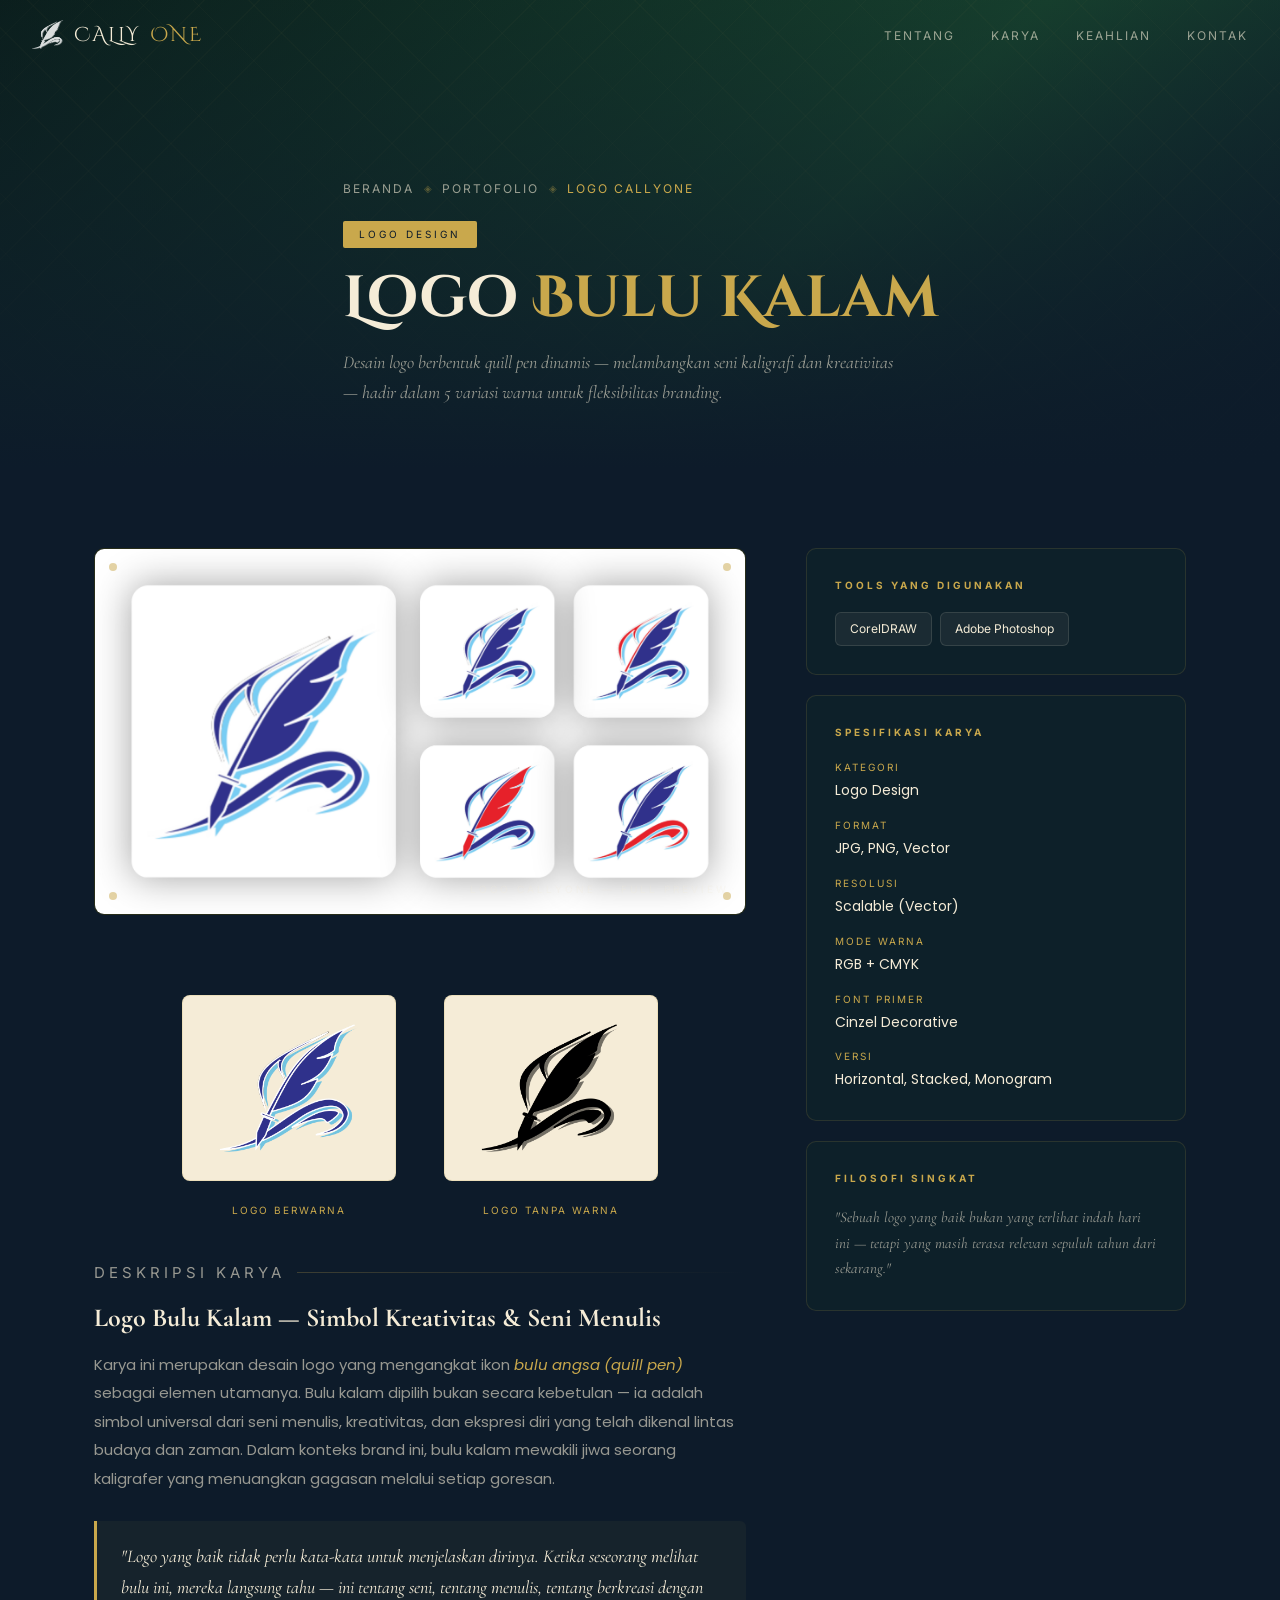
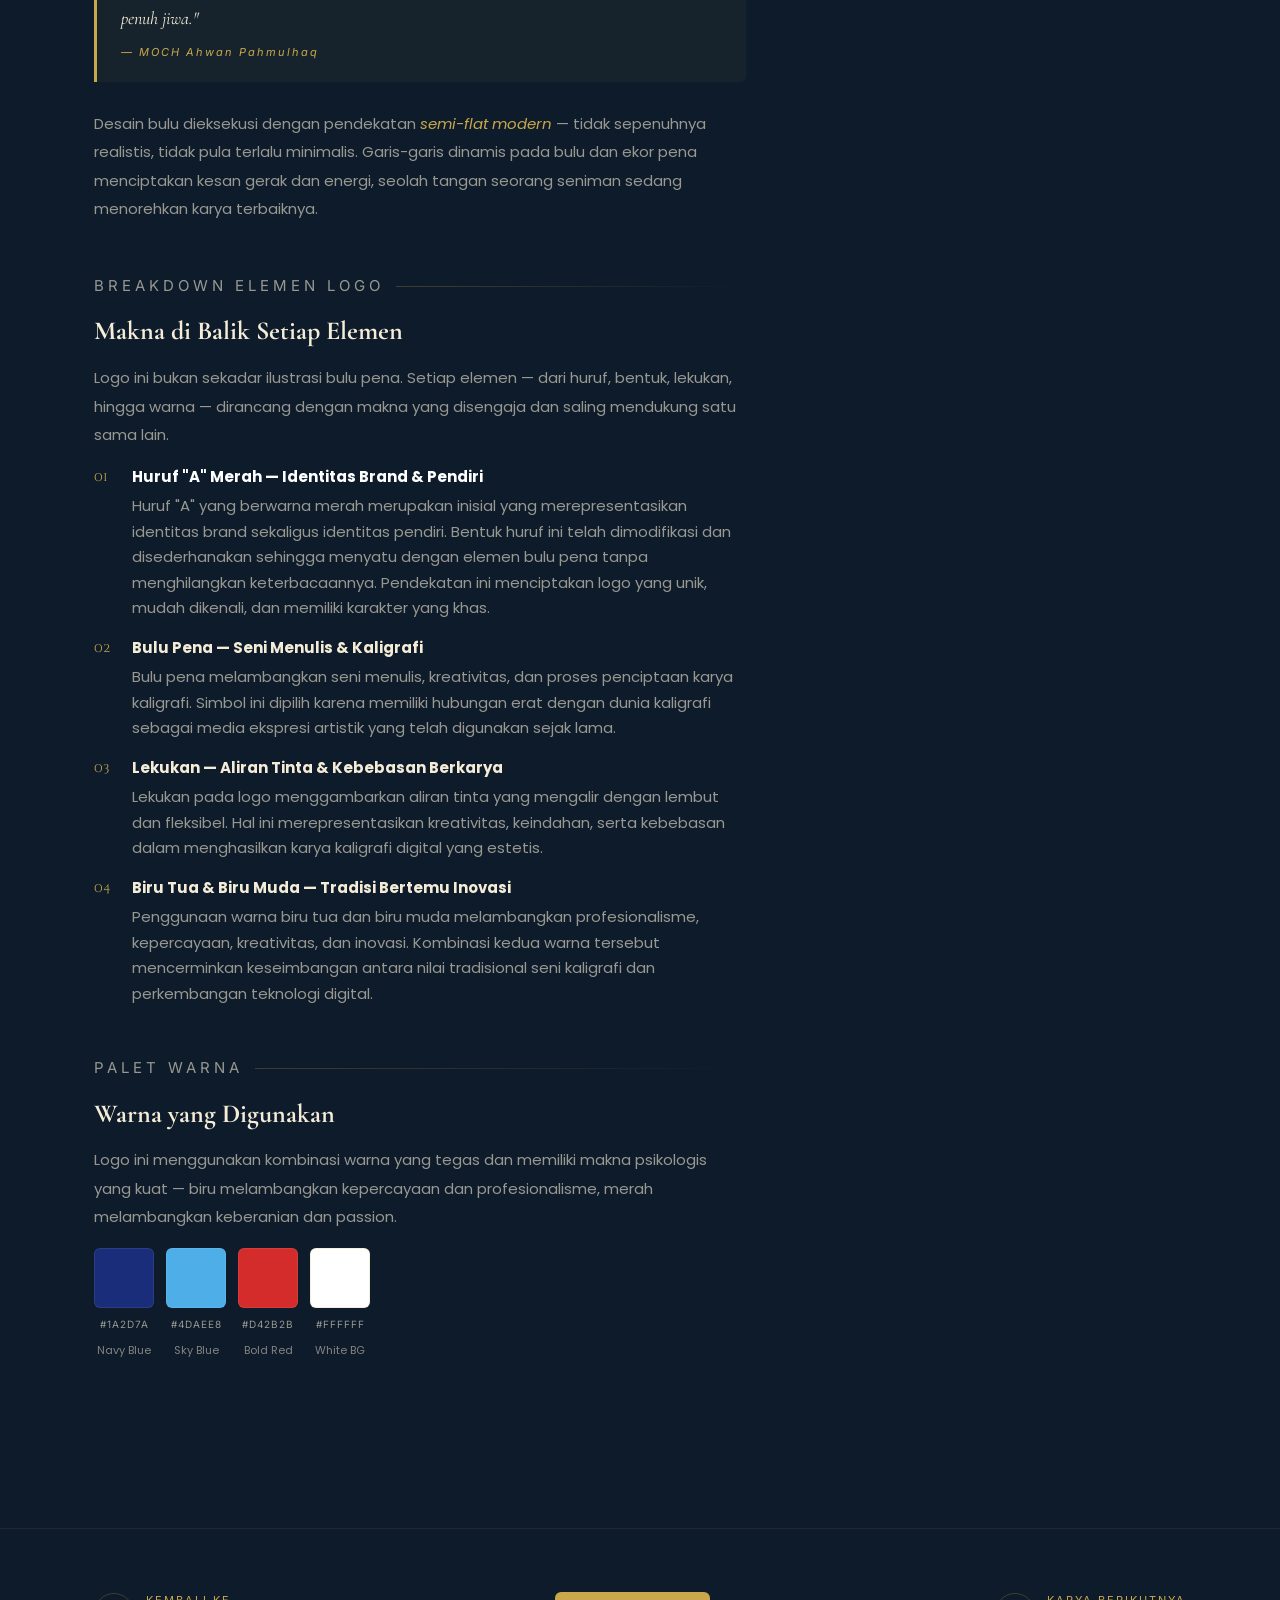
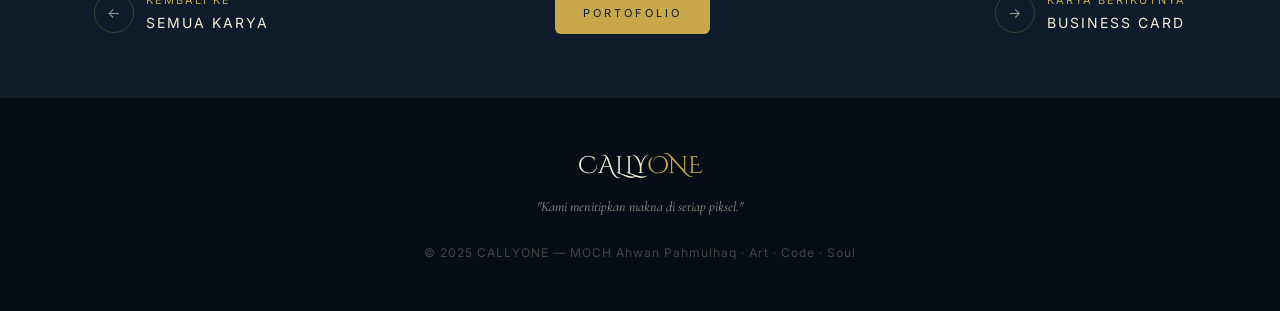
<file: karya-1.html>
<!DOCTYPE html>
<html lang="id">
<head>
  <meta charset="UTF-8" />
  <meta name="viewport" content="width=device-width, initial-scale=1.0" />
  <title>Logo CALLYONE — Portfolio MOCH Ahwan Pahmulhaq</title>
  <link rel="stylesheet" href="style.css" />
  <link rel="stylesheet" href="karya-detail.css" />
</head>
<body>

<nav id="navbar" class="scrolled">
  <a href="index.html" class="nav-brand"><img src="img/logo.png" alt="CALLYONE" class="nav-logo-img" />CALLY<span>ONE</span></a>
  <ul class="nav-links">
    <li><a href="index.html#about">Tentang</a></li>
    <li><a href="index.html#portfolio">Karya</a></li>
    <li><a href="index.html#skills">Keahlian</a></li>
    <li><a href="index.html#contact">Kontak</a></li>
  </ul>
  <button class="nav-toggle" aria-label="Toggle menu">
    <span></span><span></span><span></span>
  </button>
</nav>

<!-- HERO -->
<section class="detail-hero" style="background: linear-gradient(135deg, #0a2018 0%, #1A4D2E 60%, #0D1B2A 100%);">
  <div class="detail-hero-bg"></div>
  <div class="detail-hero-overlay"></div>
  <div class="container detail-hero-content">
    <div class="detail-breadcrumb">
      <a href="index.html" class="breadcrumb-link">Beranda</a>
      <span class="breadcrumb-sep">◈</span>
      <a href="index.html#portfolio" class="breadcrumb-link">Portofolio</a>
      <span class="breadcrumb-sep">◈</span>
      <span class="breadcrumb-current">Logo CALLYONE</span>
    </div>
    <span class="detail-tag">Logo Design</span>
    <h1 class="detail-title">Logo <span>Bulu Kalam</span></h1>
    <p class="detail-subtitle">Desain logo berbentuk quill pen dinamis — melambangkan seni kaligrafi dan kreativitas — hadir dalam 5 variasi warna untuk fleksibilitas branding.</p>
  </div>
</section>

<!-- BODY -->
<div class="detail-body">
  <div class="container">
    <div class="detail-layout">

      <!-- MAIN -->
      <main>

        <!-- Visual utama: logo.jpg (landscape) -->
        <div class="detail-visual" style="aspect-ratio:16/9;padding:0;overflow:hidden;background:#0a1810;">
          <img src="img/logo.jpg" alt="Logo CALLYONE — Karya Desain" style="width:100%;height:100%;object-fit:cover;object-position:center;display:block;" />
          <div class="visual-frame-dot tl"></div>
          <div class="visual-frame-dot tr"></div>
          <div class="visual-frame-dot bl"></div>
          <div class="visual-frame-dot br"></div>
          <span class="detail-visual-label">Logo CALLYONE — Full Preview</span>
        </div>

        <!-- Logo PNG isolated -->
        <div style="display:flex;align-items:center;justify-content:center;gap:48px;padding:40px 0;margin-bottom:0;">
          <div style="text-align:center;">
            <div class="foto-card foto-card--after" style="background:var(--ivory);border-radius:8px;padding:28px 36px;display:inline-block;margin-bottom:12px;border:1px solid rgba(201,168,76,0.2);">
              <img src="img/logo.png" alt="Logo CALLYONE isolated" style="width:140px;height:auto;display:block;" />
            </div>
            <p style="font-family:var(--f-sans);font-size:10px;letter-spacing:2px;text-transform:uppercase;color:var(--gold);">Logo Berwarna</p>
          </div>
          <div style="text-align:center;">
            <div class="foto-card foto-card--after" style="background:var(--ivory);border-radius:8px;padding:28px 36px;display:inline-block;margin-bottom:12px;border:1px solid rgba(201,168,76,0.2);">
              <img src="img/logo.png" alt="Logo CALLYONE tanpa warna" style="width:140px;height:auto;display:block;filter:brightness(0);" />
            </div>
            <p style="font-family:var(--f-sans);font-size:10px;letter-spacing:2px;text-transform:uppercase;color:var(--gold);">Logo Tanpa Warna</p>
          </div>
        </div>

        <!-- Deskripsi -->
        <div class="detail-section">
          <p class="detail-section-label">Deskripsi Karya</p>
          <h3>Logo Bulu Kalam — Simbol Kreativitas & Seni Menulis</h3>
          <p>
            Karya ini merupakan desain logo yang mengangkat ikon <em style="color:var(--gold)">bulu angsa (quill pen)</em> sebagai elemen utamanya. Bulu kalam dipilih bukan secara kebetulan — ia adalah simbol universal dari seni menulis, kreativitas, dan ekspresi diri yang telah dikenal lintas budaya dan zaman. Dalam konteks brand ini, bulu kalam mewakili jiwa seorang kaligrafer yang menuangkan gagasan melalui setiap goresan.
          </p>
          <div class="detail-quote">
            <p>"Logo yang baik tidak perlu kata-kata untuk menjelaskan dirinya. Ketika seseorang melihat bulu ini, mereka langsung tahu — ini tentang seni, tentang menulis, tentang berkreasi dengan penuh jiwa."</p>
            <cite>— MOCH Ahwan Pahmulhaq</cite>
          </div>
          <p>
            Desain bulu dieksekusi dengan pendekatan <em style="color:var(--gold)">semi-flat modern</em> — tidak sepenuhnya realistis, tidak pula terlalu minimalis. Garis-garis dinamis pada bulu dan ekor pena menciptakan kesan gerak dan energi, seolah tangan seorang seniman sedang menorehkan karya terbaiknya.
          </p>
        </div>

        <!-- Breakdown Elemen Logo -->
        <div class="detail-section">
          <p class="detail-section-label">Breakdown Elemen Logo</p>
          <h3>Makna di Balik Setiap Elemen</h3>
          <p>Logo ini bukan sekadar ilustrasi bulu pena. Setiap elemen — dari huruf, bentuk, lekukan, hingga warna — dirancang dengan makna yang disengaja dan saling mendukung satu sama lain.</p>
          <ol class="concept-list">
            <li>
              <span class="concept-num">01</span>
              <div>
                <strong style="color:#ffffff;display:block;margin-bottom:4px;">Huruf "A" Merah — Identitas Brand &amp; Pendiri</strong>
                Huruf "A" yang berwarna merah merupakan inisial yang merepresentasikan identitas brand sekaligus identitas pendiri. Bentuk huruf ini telah dimodifikasi dan disederhanakan sehingga menyatu dengan elemen bulu pena tanpa menghilangkan keterbacaannya. Pendekatan ini menciptakan logo yang unik, mudah dikenali, dan memiliki karakter yang khas.
              </div>
            </li>
            <li>
              <span class="concept-num">02</span>
              <div>
                <strong style="color:var(--ivory);display:block;margin-bottom:4px;">Bulu Pena — Seni Menulis &amp; Kaligrafi</strong>
                Bulu pena melambangkan seni menulis, kreativitas, dan proses penciptaan karya kaligrafi. Simbol ini dipilih karena memiliki hubungan erat dengan dunia kaligrafi sebagai media ekspresi artistik yang telah digunakan sejak lama.
              </div>
            </li>
            <li>
              <span class="concept-num">03</span>
              <div>
                <strong style="color:var(--ivory);display:block;margin-bottom:4px;">Lekukan — Aliran Tinta &amp; Kebebasan Berkarya</strong>
                Lekukan pada logo menggambarkan aliran tinta yang mengalir dengan lembut dan fleksibel. Hal ini merepresentasikan kreativitas, keindahan, serta kebebasan dalam menghasilkan karya kaligrafi digital yang estetis.
              </div>
            </li>
            <li>
              <span class="concept-num">04</span>
              <div>
                <strong style="color:var(--ivory);display:block;margin-bottom:4px;">Biru Tua &amp; Biru Muda — Tradisi Bertemu Inovasi</strong>
                Penggunaan warna biru tua dan biru muda melambangkan profesionalisme, kepercayaan, kreativitas, dan inovasi. Kombinasi kedua warna tersebut mencerminkan keseimbangan antara nilai tradisional seni kaligrafi dan perkembangan teknologi digital.
              </div>
            </li>
          </ol>
        </div>

        <!-- Palet Warna -->
        <div class="detail-section">
          <p class="detail-section-label">Palet Warna</p>
          <h3>Warna yang Digunakan</h3>
          <p>Logo ini menggunakan kombinasi warna yang tegas dan memiliki makna psikologis yang kuat — biru melambangkan kepercayaan dan profesionalisme, merah melambangkan keberanian dan passion.</p>
          <div class="palette-row">
            <div class="palette-chip">
              <div class="palette-swatch" style="background:#1a2d7a;"></div>
              <span class="palette-hex">#1A2D7A</span>
              <span class="palette-name">Navy Blue</span>
            </div>
            <div class="palette-chip">
              <div class="palette-swatch" style="background:#4daee8;"></div>
              <span class="palette-hex">#4DAEE8</span>
              <span class="palette-name">Sky Blue</span>
            </div>
            <div class="palette-chip">
              <div class="palette-swatch" style="background:#d42b2b;"></div>
              <span class="palette-hex">#D42B2B</span>
              <span class="palette-name">Bold Red</span>
            </div>
            <div class="palette-chip">
              <div class="palette-swatch" style="background:#ffffff;border:1px solid rgba(201,168,76,0.2);"></div>
              <span class="palette-hex">#FFFFFF</span>
              <span class="palette-name">White BG</span>
            </div>
          </div>
        </div>

      </main>

      <!-- SIDEBAR -->
      <aside class="detail-sidebar">
        <div class="sidebar-card">
          <h4>Tools yang Digunakan</h4>
          <div class="tools-list">
            <span class="tool-badge">CorelDRAW</span>
            <span class="tool-badge">Adobe Photoshop</span>
          </div>
        </div>

        <div class="sidebar-card">
          <h4>Spesifikasi Karya</h4>
          <div class="sidebar-meta">
            <div class="meta-item">
              <span>Kategori</span>
              <span>Logo Design</span>
            </div>
            <div class="meta-item">
              <span>Format</span>
              <span>JPG, PNG, Vector</span>
            </div>
            <div class="meta-item">
              <span>Resolusi</span>
              <span>Scalable (Vector)</span>
            </div>
            <div class="meta-item">
              <span>Mode Warna</span>
              <span>RGB + CMYK</span>
            </div>
            <div class="meta-item">
              <span>Font Primer</span>
              <span>Cinzel Decorative</span>
            </div>
            <div class="meta-item">
              <span>Versi</span>
              <span>Horizontal, Stacked, Monogram</span>
            </div>
          </div>
        </div>

        <div class="sidebar-card">
          <h4>Filosofi Singkat</h4>
          <p style="font-family:var(--f-serif);font-style:italic;font-size:15px;color:var(--text-dim);line-height:1.7;margin:0;">
            "Sebuah logo yang baik bukan yang terlihat indah hari ini — tetapi yang masih terasa relevan sepuluh tahun dari sekarang."
          </p>
        </div>
      </aside>

    </div>
  </div>
</div>

<!-- NAVIGATION -->
<div class="detail-nav">
  <div class="container detail-nav-inner">
    <a href="index.html#portfolio" class="nav-karya-btn prev">
      <div class="nav-arrow">←</div>
      <div>
        <span class="nav-karya-label">Kembali ke</span>
        <span class="nav-karya-title">Semua Karya</span>
      </div>
    </a>
    <a href="index.html#portfolio" class="btn-back-portfolio">Portofolio</a>
    <a href="karya-2.html" class="nav-karya-btn next">
      <div>
        <span class="nav-karya-label">Karya Berikutnya</span>
        <span class="nav-karya-title">Business Card</span>
      </div>
      <div class="nav-arrow">→</div>
    </a>
  </div>
</div>

<footer>
  <div class="container">
    <div class="footer-brand">CALLY<span>ONE</span></div>
    <p class="footer-tagline">"Kami menitipkan makna di setiap piksel."</p>
    <p class="footer-copy">© 2025 CALLYONE — MOCH Ahwan Pahmulhaq · Art · Code · Soul</p>
  </div>
</footer>

<script src="script.js"></script>
</body>
</html>
</file>
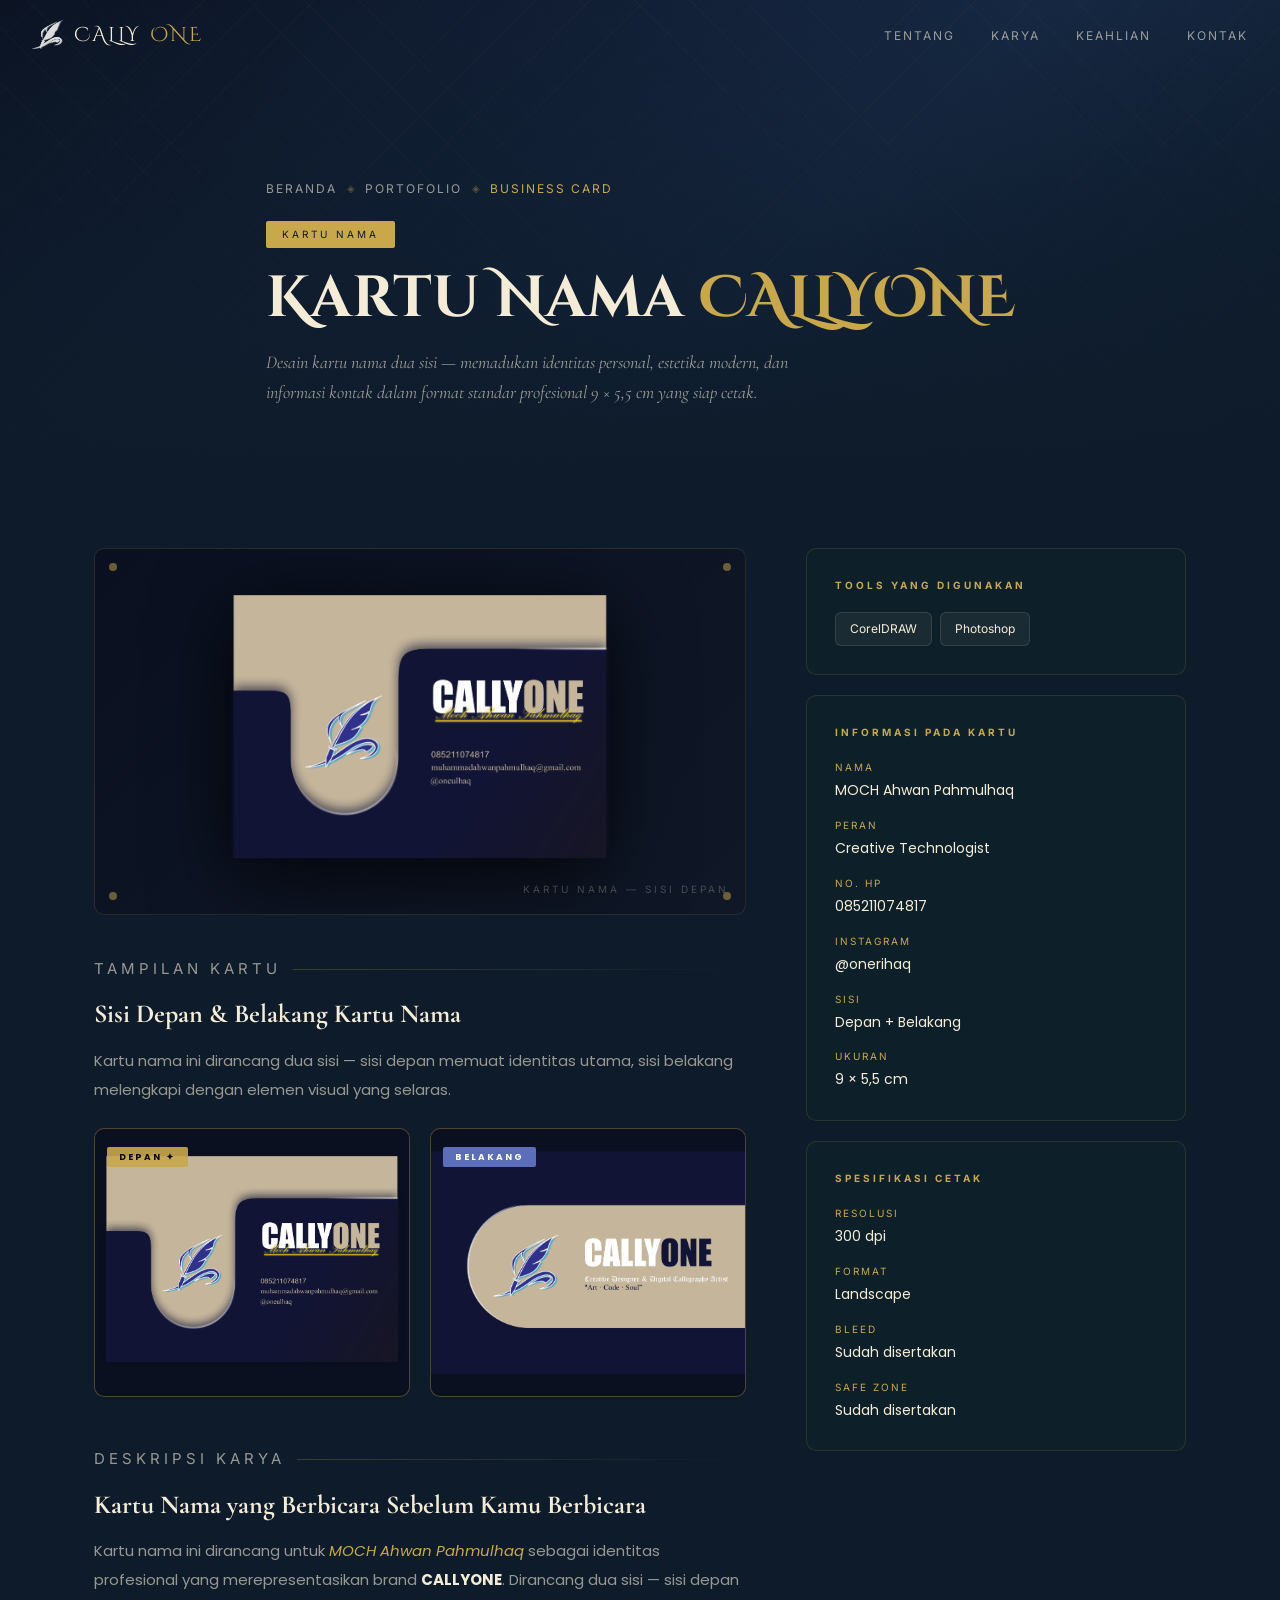
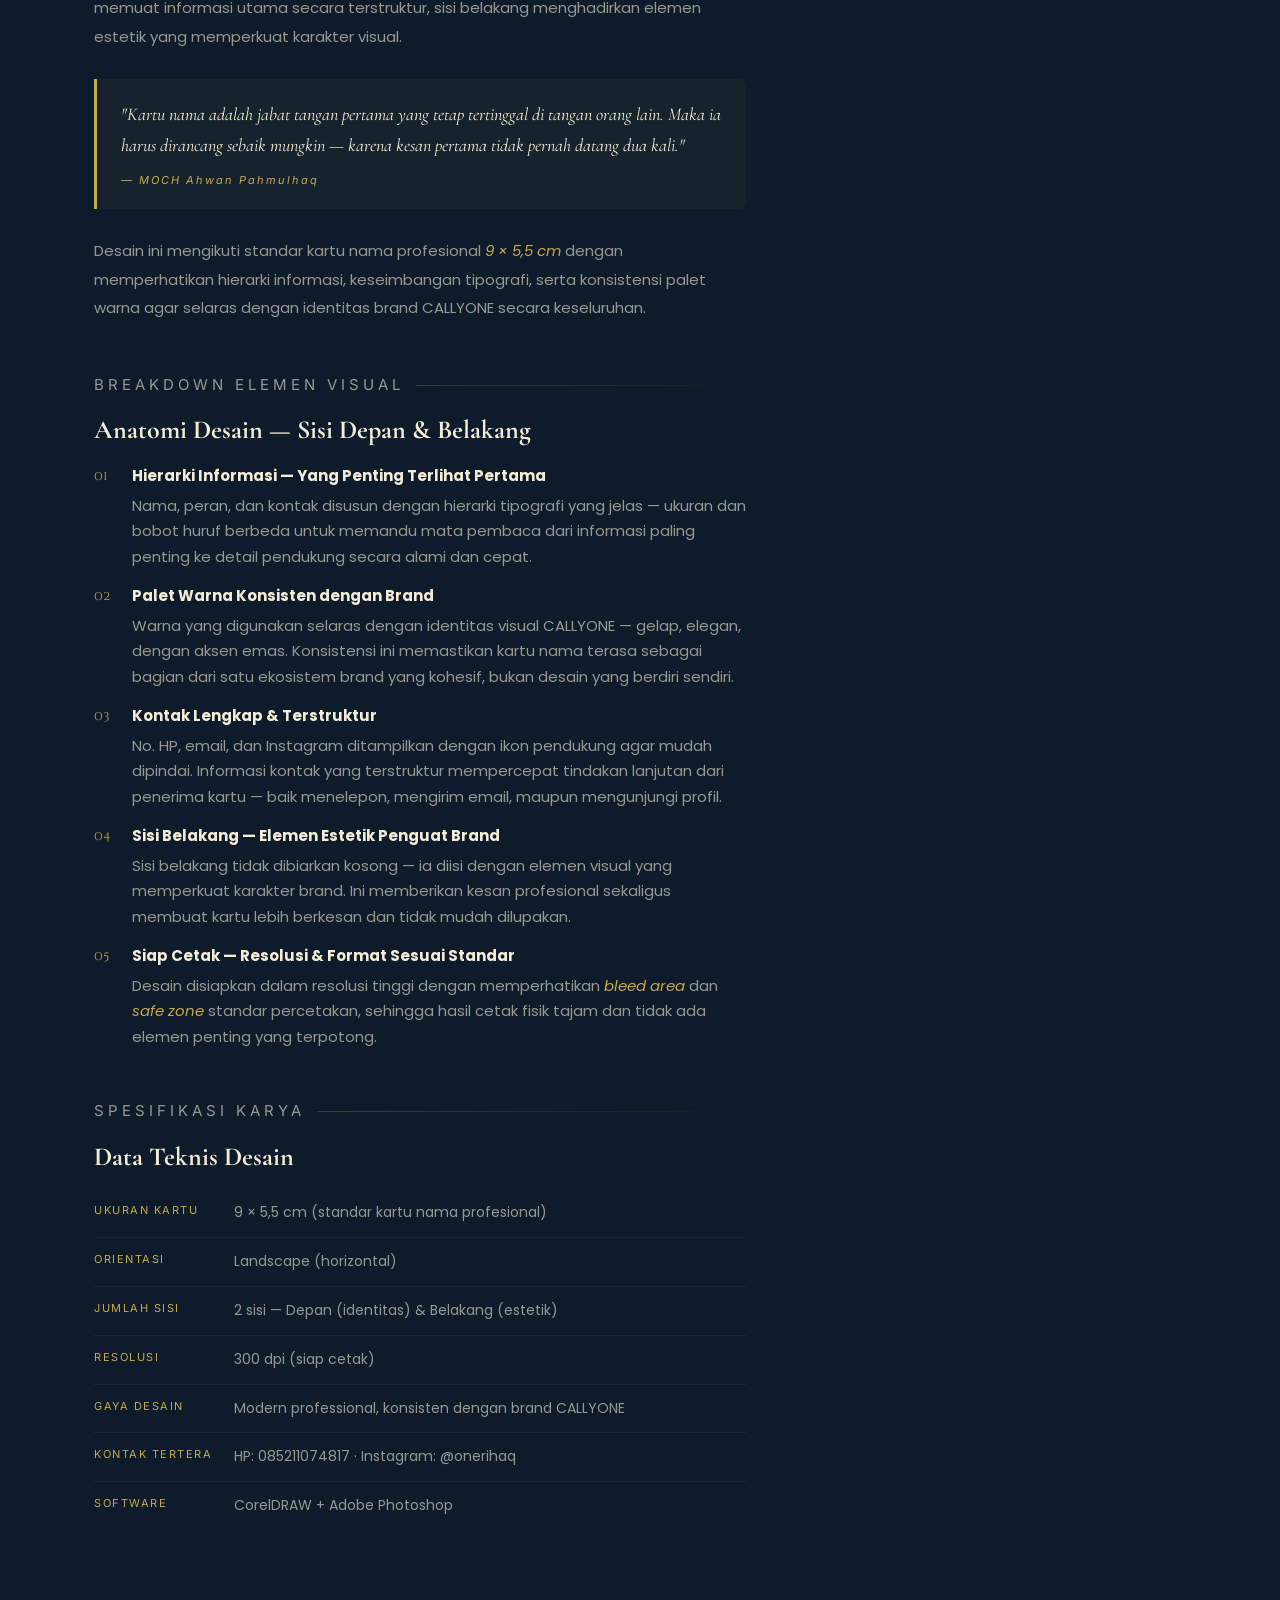
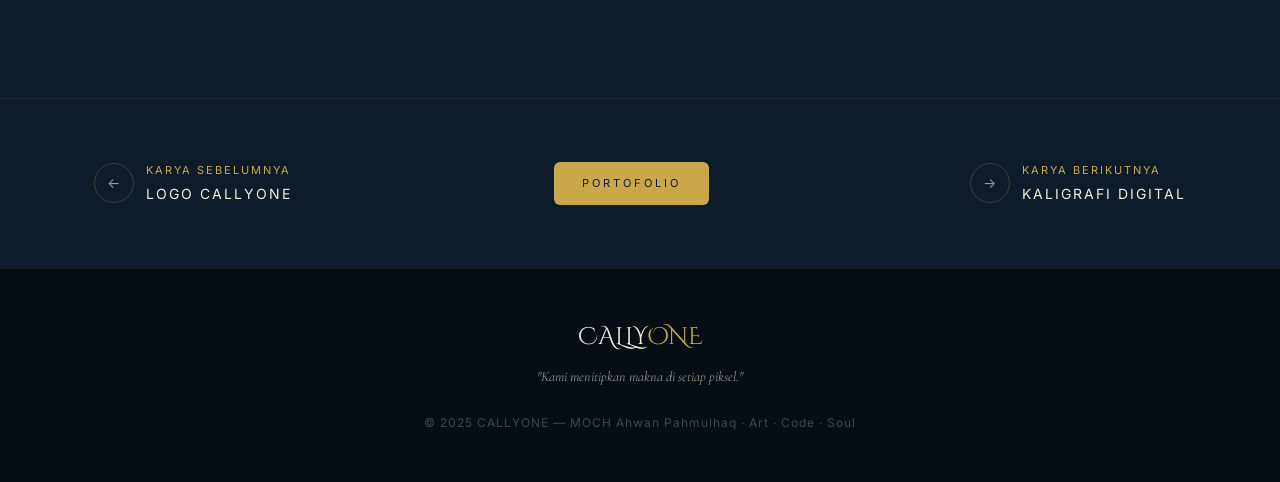
<file: karya-2.html>
<!DOCTYPE html>
<html lang="id">
<head>
  <meta charset="UTF-8" />
  <meta name="viewport" content="width=device-width, initial-scale=1.0" />
  <title>Kartu Nama CALLYONE — Portfolio MOCH Ahwan Pahmulhaq</title>
  <link rel="stylesheet" href="style.css" />
  <link rel="stylesheet" href="karya-detail.css" />
</head>
<body>

<nav id="navbar" class="scrolled">
  <a href="index.html" class="nav-brand"><img src="img/logo.png" alt="CALLYONE" class="nav-logo-img" />CALLY<span>ONE</span></a>
  <ul class="nav-links">
    <li><a href="index.html#about">Tentang</a></li>
    <li><a href="index.html#portfolio">Karya</a></li>
    <li><a href="index.html#skills">Keahlian</a></li>
    <li><a href="index.html#contact">Kontak</a></li>
  </ul>
  <button class="nav-toggle" aria-label="Toggle menu">
    <span></span><span></span><span></span>
  </button>
</nav>

<!-- HERO -->
<section class="detail-hero" style="background: linear-gradient(135deg, #0a1020 0%, #1a2d4d 60%, #0D1B2A 100%);">
  <div class="detail-hero-bg"></div>
  <div class="detail-hero-overlay"></div>
  <div class="container detail-hero-content">
    <div class="detail-breadcrumb">
      <a href="index.html" class="breadcrumb-link">Beranda</a>
      <span class="breadcrumb-sep">◈</span>
      <a href="index.html#portfolio" class="breadcrumb-link">Portofolio</a>
      <span class="breadcrumb-sep">◈</span>
      <span class="breadcrumb-current">Business Card</span>
    </div>
    <span class="detail-tag">Kartu Nama</span>
    <h1 class="detail-title">Kartu Nama <span>CALLYONE</span></h1>
    <p class="detail-subtitle">Desain kartu nama dua sisi — memadukan identitas personal, estetika modern, dan informasi kontak dalam format standar profesional 9 × 5,5 cm yang siap cetak.</p>
  </div>
</section>

<!-- BODY -->
<div class="detail-body">
  <div class="container">
    <div class="detail-layout">

      <!-- MAIN -->
      <main>

        <!-- Visual: Kartu Nama Depan -->
        <div class="detail-visual" style="aspect-ratio:16/9;padding:0;overflow:hidden;background:linear-gradient(135deg,#0a1020 0%,#101828 100%);display:flex;align-items:center;justify-content:center;">
          <img src="img/KN depan.png" alt="Kartu Nama CALLYONE — Sisi Depan" style="width:75%;height:75%;object-fit:contain;display:block;filter:drop-shadow(0 16px 40px rgba(0,0,0,0.8));" />
          <div class="visual-frame-dot tl"></div>
          <div class="visual-frame-dot tr"></div>
          <div class="visual-frame-dot bl"></div>
          <div class="visual-frame-dot br"></div>
          <span class="detail-visual-label">Kartu Nama — Sisi Depan</span>
        </div>

        <!-- Tampilan Depan & Belakang -->
        <div class="detail-section">
          <p class="detail-section-label">Tampilan Kartu</p>
          <h3>Sisi Depan &amp; Belakang Kartu Nama</h3>
          <p>Kartu nama ini dirancang dua sisi — sisi depan memuat identitas utama, sisi belakang melengkapi dengan elemen visual yang selaras.</p>

          <div style="display:grid;grid-template-columns:1fr 1fr;gap:20px;margin-top:24px;">

            <!-- Depan -->
            <div class="foto-card foto-card--after" style="position:relative;border-radius:10px;overflow:hidden;border:1px solid rgba(201,168,76,0.35);background:#0a1020;">
              <img src="img/KN depan.png" alt="Kartu Nama Depan"
                   style="width:100%;height:100%;object-fit:contain;display:block;">
              <div style="position:absolute;top:12px;left:12px;">
                <span style="background:rgba(201,168,76,0.90);color:#0a0a0a;font-size:9px;letter-spacing:2px;padding:4px 12px;border-radius:2px;font-weight:700;">DEPAN ✦</span>
              </div>
              <div style="padding:12px 14px;background:rgba(0,0,0,0.55);text-align:center;">
                <p style="font-size:11px;color:rgba(255,255,255,0.6);margin:0;">Sisi Depan — Identitas Utama</p>
              </div>
            </div>

            <!-- Belakang -->
            <div class="foto-card foto-card--after" style="position:relative;border-radius:10px;overflow:hidden;border:1px solid rgba(201,168,76,0.35);background:#0a1020;">
              <img src="img/KN belakang.png" alt="Kartu Nama Belakang"
                   style="width:100%;height:100%;object-fit:contain;display:block;">
              <div style="position:absolute;top:12px;left:12px;">
                <span style="background:rgba(100,120,200,0.90);color:#fff;font-size:9px;letter-spacing:2px;padding:4px 12px;border-radius:2px;font-weight:700;">BELAKANG</span>
              </div>
              <div style="padding:12px 14px;background:rgba(0,0,0,0.55);text-align:center;">
                <p style="font-size:11px;color:rgba(255,255,255,0.6);margin:0;">Sisi Belakang — Elemen Dekoratif</p>
              </div>
            </div>

          </div>
        </div>

        <!-- Deskripsi -->
        <div class="detail-section">
          <p class="detail-section-label">Deskripsi Karya</p>
          <h3>Kartu Nama yang Berbicara Sebelum Kamu Berbicara</h3>
          <p>
            Kartu nama ini dirancang untuk <em style="color:var(--gold)">MOCH Ahwan Pahmulhaq</em> sebagai identitas profesional yang merepresentasikan brand <strong style="color:var(--ivory)">CALLYONE</strong>. Dirancang dua sisi — sisi depan memuat informasi utama secara terstruktur, sisi belakang menghadirkan elemen estetik yang memperkuat karakter visual.
          </p>
          <div class="detail-quote">
            <p>"Kartu nama adalah jabat tangan pertama yang tetap tertinggal di tangan orang lain. Maka ia harus dirancang sebaik mungkin — karena kesan pertama tidak pernah datang dua kali."</p>
            <cite>— MOCH Ahwan Pahmulhaq</cite>
          </div>
          <p>
            Desain ini mengikuti standar kartu nama profesional <em style="color:var(--gold)">9 × 5,5 cm</em> dengan memperhatikan hierarki informasi, keseimbangan tipografi, serta konsistensi palet warna agar selaras dengan identitas brand CALLYONE secara keseluruhan.
          </p>
        </div>

        <!-- Breakdown Elemen -->
        <div class="detail-section">
          <p class="detail-section-label">Breakdown Elemen Visual</p>
          <h3>Anatomi Desain — Sisi Depan & Belakang</h3>
          <ol class="concept-list">
            <li>
              <span class="concept-num">01</span>
              <div>
                <strong style="color:var(--ivory);display:block;margin-bottom:4px;">Hierarki Informasi — Yang Penting Terlihat Pertama</strong>
                Nama, peran, dan kontak disusun dengan hierarki tipografi yang jelas — ukuran dan bobot huruf berbeda untuk memandu mata pembaca dari informasi paling penting ke detail pendukung secara alami dan cepat.
              </div>
            </li>
            <li>
              <span class="concept-num">02</span>
              <div>
                <strong style="color:var(--ivory);display:block;margin-bottom:4px;">Palet Warna Konsisten dengan Brand</strong>
                Warna yang digunakan selaras dengan identitas visual CALLYONE — gelap, elegan, dengan aksen emas. Konsistensi ini memastikan kartu nama terasa sebagai bagian dari satu ekosistem brand yang kohesif, bukan desain yang berdiri sendiri.
              </div>
            </li>
            <li>
              <span class="concept-num">03</span>
              <div>
                <strong style="color:var(--ivory);display:block;margin-bottom:4px;">Kontak Lengkap & Terstruktur</strong>
                No. HP, email, dan Instagram ditampilkan dengan ikon pendukung agar mudah dipindai. Informasi kontak yang terstruktur mempercepat tindakan lanjutan dari penerima kartu — baik menelepon, mengirim email, maupun mengunjungi profil.
              </div>
            </li>
            <li>
              <span class="concept-num">04</span>
              <div>
                <strong style="color:var(--ivory);display:block;margin-bottom:4px;">Sisi Belakang — Elemen Estetik Penguat Brand</strong>
                Sisi belakang tidak dibiarkan kosong — ia diisi dengan elemen visual yang memperkuat karakter brand. Ini memberikan kesan profesional sekaligus membuat kartu lebih berkesan dan tidak mudah dilupakan.
              </div>
            </li>
            <li>
              <span class="concept-num">05</span>
              <div>
                <strong style="color:var(--ivory);display:block;margin-bottom:4px;">Siap Cetak — Resolusi & Format Sesuai Standar</strong>
                Desain disiapkan dalam resolusi tinggi dengan memperhatikan <em style="color:var(--gold)">bleed area</em> dan <em style="color:var(--gold)">safe zone</em> standar percetakan, sehingga hasil cetak fisik tajam dan tidak ada elemen penting yang terpotong.
              </div>
            </li>
          </ol>
        </div>

        <!-- Spesifikasi -->
        <div class="detail-section">
          <p class="detail-section-label">Spesifikasi Karya</p>
          <h3>Data Teknis Desain</h3>
          <table class="specs-table">
            <tr><td>Ukuran Kartu</td><td>9 × 5,5 cm (standar kartu nama profesional)</td></tr>
            <tr><td>Orientasi</td><td>Landscape (horizontal)</td></tr>
            <tr><td>Jumlah Sisi</td><td>2 sisi — Depan (identitas) & Belakang (estetik)</td></tr>
            <tr><td>Resolusi</td><td>300 dpi (siap cetak)</td></tr>
            <tr><td>Gaya Desain</td><td>Modern professional, konsisten dengan brand CALLYONE</td></tr>
            <tr><td>Kontak Tertera</td><td>HP: 085211074817 · Instagram: @onerihaq</td></tr>
            <tr><td>Software</td><td>CorelDRAW + Adobe Photoshop</td></tr>
          </table>
        </div>

      </main>

      <!-- SIDEBAR -->
      <aside class="detail-sidebar">
        <div class="sidebar-card">
          <h4>Tools yang Digunakan</h4>
          <div class="tools-list">
            <span class="tool-badge">CorelDRAW</span>
            <span class="tool-badge">Photoshop</span>
          </div>
        </div>
        <div class="sidebar-card">
          <h4>Informasi pada Kartu</h4>
          <div class="sidebar-meta">
            <div class="meta-item"><span>Nama</span><span>MOCH Ahwan Pahmulhaq</span></div>
            <div class="meta-item"><span>Peran</span><span>Creative Technologist</span></div>
            <div class="meta-item"><span>No. HP</span><span>085211074817</span></div>
            <div class="meta-item"><span>Instagram</span><span>@onerihaq</span></div>
            <div class="meta-item"><span>Sisi</span><span>Depan + Belakang</span></div>
            <div class="meta-item"><span>Ukuran</span><span>9 × 5,5 cm</span></div>
          </div>
        </div>
        <div class="sidebar-card">
          <h4>Spesifikasi Cetak</h4>
          <div class="sidebar-meta">
            <div class="meta-item"><span>Resolusi</span><span>300 dpi</span></div>
            <div class="meta-item"><span>Format</span><span>Landscape</span></div>
            <div class="meta-item"><span>Bleed</span><span>Sudah disertakan</span></div>
            <div class="meta-item"><span>Safe Zone</span><span>Sudah disertakan</span></div>
          </div>
        </div>
      </aside>

    </div>
  </div>
</div>

<!-- NAVIGATION -->
<div class="detail-nav">
  <div class="container detail-nav-inner">
    <a href="karya-1.html" class="nav-karya-btn prev">
      <div class="nav-arrow">←</div>
      <div>
        <span class="nav-karya-label">Karya Sebelumnya</span>
        <span class="nav-karya-title">Logo CALLYONE</span>
      </div>
    </a>
    <a href="index.html#portfolio" class="btn-back-portfolio">Portofolio</a>
    <a href="karya-3.html" class="nav-karya-btn next">
      <div>
        <span class="nav-karya-label">Karya Berikutnya</span>
        <span class="nav-karya-title">Kaligrafi Digital</span>
      </div>
      <div class="nav-arrow">→</div>
    </a>
  </div>
</div>

<footer>
  <div class="container">
    <div class="footer-brand">CALLY<span>ONE</span></div>
    <p class="footer-tagline">"Kami menitipkan makna di setiap piksel."</p>
    <p class="footer-copy">© 2025 CALLYONE — MOCH Ahwan Pahmulhaq · Art · Code · Soul</p>
  </div>
</footer>

<script src="script.js"></script>
</body>
</html>
</file>
<file: style.css>
/* ============================================================
   CALLYONE — Portfolio CSS
   Palette: Emerald #1A4D2E | Gold #C9A84C | Navy #0D1B2A | Ivory #F5ECD7
   ============================================================ */

@import url('https://fonts.googleapis.com/css2?family=Cinzel+Decorative:wght@400;700;900&family=Cormorant+Garamond:ital,wght@0,400;0,600;0,700;1,400&family=Inter:wght@300;400;500;600&family=Poppins:wght@300;400;500;600&display=swap');

/* ── Reset & Base ── */
*, *::before, *::after { box-sizing: border-box; margin: 0; padding: 0; }

:root {
  --emerald:  #1A4D2E;
  --gold:     #C9A84C;
  --gold-lt:  #E8C97A;
  --navy:     #0D1B2A;
  --ivory:    #F5ECD7;
  --ivory-dk: #E8D9BF;
  --white:    #FFFFFF;
  --text-dim: rgba(245,236,215,0.60);

  --f-display: 'Cinzel Decorative', serif;
  --f-serif:   'Cormorant Garamond', serif;
  --f-sans:    'Inter', sans-serif;
  --f-body:    'Poppins', sans-serif;

  --radius: 6px;
  --transition: 0.35s cubic-bezier(0.4, 0, 0.2, 1);
  --shadow-gold: 0 0 40px rgba(201,168,76,0.18);
}

html { scroll-behavior: smooth; font-size: 16px; }

body {
  font-family: var(--f-body);
  background-color: var(--navy);
  color: var(--ivory);
  line-height: 1.7;
  overflow-x: hidden;
}

/* ── Scrollbar ── */
::-webkit-scrollbar { width: 6px; }
::-webkit-scrollbar-track { background: var(--navy); }
::-webkit-scrollbar-thumb { background: var(--gold); border-radius: 3px; }

/* ── Hero Calligraphy Image ── */
.hero-calligraphy {
  position: absolute;
  right: 6%;
  top: 50%;
  transform: translateY(-50%);
  width: clamp(180px, 22vw, 320px);
  z-index: 1;
  pointer-events: none;
  animation: floatCalligraphy 6s ease-in-out infinite;
}
.hero-calligraphy img {
  width: 100%;
  filter: drop-shadow(0 0 30px rgba(201,168,76,0.35)) drop-shadow(0 0 60px rgba(201,168,76,0.15));
  opacity: 0.85;
}
@keyframes floatCalligraphy {
  0%, 100% { transform: translateY(-50%) translateY(0px); }
  50%       { transform: translateY(-50%) translateY(-14px); }
}

/* ── About Profile Photo ── */
.about-profile-img {
  width: 100%;
  height: 100%;
  object-fit: cover;
  object-position: top center;
  display: block;
  border-radius: 6px;
}
.about-corner {
  position: absolute;
  width: 24px; height: 24px;
  border-color: var(--gold);
  border-style: solid;
  opacity: 0.6;
}
.about-corner-tl { top: 12px; left: 12px;  border-width: 2px 0 0 2px; }
.about-corner-tr { top: 12px; right: 12px;  border-width: 2px 2px 0 0; }
.about-corner-bl { bottom: 12px; left: 12px;  border-width: 0 0 2px 2px; }
.about-corner-br { bottom: 12px; right: 12px;  border-width: 0 2px 2px 0; }

/* ── Portfolio Card Images ── */
.card-img {
  position: absolute;
  inset: 0;
  width: 100%;
  height: 100%;
  object-fit: cover;
  object-position: center;
  transition: transform 0.5s ease;
}
.portfolio-card:hover .card-img { transform: scale(1.06); }

/* ── Islamic Geometric Background Pattern ── */
.geo-bg {
  background-image:
    repeating-linear-gradient(45deg,  transparent, transparent 38px, rgba(201,168,76,0.04) 38px, rgba(201,168,76,0.04) 39px),
    repeating-linear-gradient(-45deg, transparent, transparent 38px, rgba(201,168,76,0.04) 38px, rgba(201,168,76,0.04) 39px);
}

/* ── Utility ── */
.container { max-width: 1140px; margin: 0 auto; padding: 0 24px; }
.gold { color: var(--gold); }
.section-label {
  font-family: var(--f-sans);
  font-size: 11px;
  font-weight: 600;
  letter-spacing: 4px;
  text-transform: uppercase;
  color: var(--gold);
  display: block;
  margin-bottom: 14px;
}
.divider {
  width: 60px; height: 2px;
  background: linear-gradient(90deg, var(--gold), transparent);
  margin: 20px 0 32px;
}
.divider-center { margin: 20px auto 32px; background: linear-gradient(90deg, transparent, var(--gold), transparent); }

/* ── Ornament Star ── */
.ornament {
  display: inline-block;
  width: 40px; height: 40px;
  position: relative;
  color: var(--gold);
  font-size: 28px;
  line-height: 40px;
  text-align: center;
  opacity: 0.7;
}

/* ============================================================
   NAVBAR
   ============================================================ */
#navbar {
  position: fixed; top: 0; left: 0; right: 0; z-index: 1000;
  padding: 0 32px;
  height: 70px;
  display: flex; align-items: center; justify-content: space-between;
  background: rgba(13,27,42,0.0);
  backdrop-filter: blur(0px);
  border-bottom: 1px solid transparent;
  transition: var(--transition);
}
#navbar.scrolled {
  background: rgba(13,27,42,0.92);
  backdrop-filter: blur(16px);
  border-bottom-color: rgba(201,168,76,0.15);
}
.nav-brand {
  font-family: var(--f-display);
  font-size: 20px;
  color: var(--ivory);
  text-decoration: none;
  letter-spacing: 2px;
  display: flex;
  align-items: center;
  gap: 10px;
}
.nav-brand span { color: var(--gold); }
.nav-logo-img {
  width: 32px;
  height: 32px;
  object-fit: contain;
  filter: brightness(0) invert(1);
  opacity: 0.85;
  transition: opacity var(--transition);
}
.nav-brand:hover .nav-logo-img { opacity: 1; }
.nav-links { display: flex; gap: 36px; list-style: none; }
.nav-links a {
  font-family: var(--f-sans);
  font-size: 12px;
  letter-spacing: 2px;
  text-transform: uppercase;
  color: var(--text-dim);
  text-decoration: none;
  transition: color var(--transition);
  position: relative;
}
.nav-links a::after {
  content: '';
  position: absolute; bottom: -4px; left: 0;
  width: 0; height: 1px;
  background: var(--gold);
  transition: width var(--transition);
}
.nav-links a:hover { color: var(--ivory); }
.nav-links a:hover::after { width: 100%; }
.nav-toggle { display: none; flex-direction: column; gap: 5px; cursor: pointer; }
.nav-toggle span {
  display: block; width: 24px; height: 2px;
  background: var(--ivory);
  transition: var(--transition);
}

/* ============================================================
   HERO
   ============================================================ */
#hero {
  min-height: 100vh;
  display: flex; align-items: center; justify-content: center;
  position: relative;
  overflow: hidden;
  background: radial-gradient(ellipse at 60% 40%, #1A4D2E22 0%, transparent 60%),
              radial-gradient(ellipse at 20% 80%, #C9A84C11 0%, transparent 50%),
              var(--navy);
}
#hero .geo-bg {
  position: absolute; inset: 0;
  opacity: 1;
}
.hero-ornament-ring {
  position: absolute;
  border: 1px solid rgba(201,168,76,0.08);
  border-radius: 50%;
  animation: spinRing 40s linear infinite;
}
.hero-ornament-ring:nth-child(1) { width: 600px; height: 600px; top: 50%; left: 50%; transform: translate(-50%,-50%); }
.hero-ornament-ring:nth-child(2) { width: 800px; height: 800px; top: 50%; left: 50%; transform: translate(-50%,-50%); animation-direction: reverse; animation-duration: 60s; }
.hero-ornament-ring:nth-child(3) { width: 1000px; height: 1000px; top: 50%; left: 50%; transform: translate(-50%,-50%); opacity: 0.5; }

@keyframes spinRing {
  from { transform: translate(-50%,-50%) rotate(0deg); }
  to   { transform: translate(-50%,-50%) rotate(360deg); }
}

.hero-content {
  position: relative; z-index: 2;
  text-align: center;
  max-width: 820px;
  padding: 0 24px;
}
.hero-bismillah {
  font-size: 22px;
  color: var(--gold);
  opacity: 0.6;
  letter-spacing: 6px;
  margin-bottom: 28px;
  font-family: var(--f-serif);
}
.hero-title {
  font-family: var(--f-display);
  font-size: clamp(36px, 7vw, 72px);
  line-height: 1.1;
  color: var(--ivory);
  margin-bottom: 16px;
}
.hero-title .line-gold { color: var(--gold); display: block; }
.hero-subtitle {
  font-family: var(--f-serif);
  font-size: clamp(16px, 2.5vw, 22px);
  color: var(--text-dim);
  font-style: italic;
  margin-bottom: 12px;
}
.hero-tagline {
  font-family: var(--f-sans);
  font-size: 11px;
  letter-spacing: 4px;
  text-transform: uppercase;
  color: var(--gold);
  opacity: 0.8;
  margin-bottom: 48px;
}
.hero-pills {
  display: flex; flex-wrap: wrap; gap: 10px;
  justify-content: center;
  margin-bottom: 48px;
}
.hero-pill {
  font-family: var(--f-sans);
  font-size: 11px;
  letter-spacing: 2px;
  text-transform: uppercase;
  color: var(--gold);
  border: 1px solid rgba(201,168,76,0.35);
  padding: 6px 18px;
  border-radius: 2px;
}
.hero-cta-group { display: flex; gap: 16px; justify-content: center; flex-wrap: wrap; }
.btn-primary {
  display: inline-block;
  font-family: var(--f-sans);
  font-size: 12px;
  font-weight: 600;
  letter-spacing: 3px;
  text-transform: uppercase;
  text-decoration: none;
  color: var(--navy);
  background: var(--gold);
  padding: 14px 36px;
  border-radius: var(--radius);
  transition: var(--transition);
  border: 2px solid var(--gold);
}
.btn-primary:hover {
  background: transparent;
  color: var(--gold);
  box-shadow: var(--shadow-gold);
}
.btn-outline {
  display: inline-block;
  font-family: var(--f-sans);
  font-size: 12px;
  font-weight: 500;
  letter-spacing: 3px;
  text-transform: uppercase;
  text-decoration: none;
  color: var(--ivory);
  border: 2px solid rgba(245,236,215,0.25);
  padding: 14px 36px;
  border-radius: var(--radius);
  transition: var(--transition);
}
.btn-outline:hover {
  border-color: var(--gold);
  color: var(--gold);
}
.hero-scroll {
  position: absolute; bottom: 32px; left: 50%;
  transform: translateX(-50%);
  display: flex; flex-direction: column; align-items: center; gap: 8px;
  z-index: 2;
}
.hero-scroll span {
  font-family: var(--f-sans);
  font-size: 10px;
  letter-spacing: 3px;
  text-transform: uppercase;
  color: var(--text-dim);
}
.scroll-line {
  width: 1px; height: 48px;
  background: linear-gradient(to bottom, var(--gold), transparent);
  animation: scrollPulse 2s ease-in-out infinite;
}
@keyframes scrollPulse {
  0%, 100% { opacity: 0.3; transform: scaleY(1); }
  50% { opacity: 1; transform: scaleY(1.1); }
}

/* ============================================================
   ABOUT
   ============================================================ */
#about {
  padding: 120px 0;
  background: var(--navy);
  position: relative;
}
.about-grid {
  display: grid;
  grid-template-columns: 1fr 1fr;
  gap: 80px;
  align-items: center;
}
.about-visual {
  position: relative;
}
.about-frame {
  aspect-ratio: 4/5;
  background: linear-gradient(135deg, var(--emerald) 0%, #0f3320 100%);
  border-radius: 8px;
  position: relative;
  overflow: hidden;
  border: 1px solid rgba(201,168,76,0.20);
}
.about-frame-inner {
  position: absolute; inset: 20px;
  border: 1px solid rgba(201,168,76,0.15);
  border-radius: 4px;
  display: flex; align-items: center; justify-content: center;
  flex-direction: column; gap: 12px;
}
.about-monogram {
  font-family: var(--f-display);
  font-size: 80px;
  color: var(--gold);
  opacity: 0.15;
  line-height: 1;
}
.about-frame-badge {
  position: absolute;
  bottom: -20px; right: -20px;
  background: var(--gold);
  color: var(--navy);
  width: 100px; height: 100px;
  border-radius: 50%;
  display: flex; flex-direction: column;
  align-items: center; justify-content: center;
  font-family: var(--f-display);
  font-size: 10px;
  text-align: center;
  line-height: 1.3;
  font-weight: 700;
  letter-spacing: 1px;
  box-shadow: 0 8px 32px rgba(201,168,76,0.35);
}
.about-frame-badge .year { font-size: 22px; display: block; }

.about-text h2 {
  font-family: var(--f-display);
  font-size: clamp(28px, 4vw, 42px);
  line-height: 1.2;
  color: var(--ivory);
  margin-bottom: 24px;
}
.about-quote {
  font-family: var(--f-serif);
  font-size: 18px;
  font-style: italic;
  color: var(--gold);
  border-left: 2px solid var(--gold);
  padding-left: 20px;
  margin-bottom: 28px;
  line-height: 1.6;
}
.about-text p {
  color: var(--text-dim);
  font-size: 15px;
  line-height: 1.9;
  margin-bottom: 16px;
}

/* Skills */
.skills-grid { display: grid; grid-template-columns: 1fr 1fr; gap: 12px; margin-top: 32px; }
.skill-item { }
.skill-header {
  display: flex; justify-content: space-between;
  font-family: var(--f-sans);
  font-size: 12px;
  color: var(--ivory);
  letter-spacing: 1px;
  margin-bottom: 6px;
}
.skill-pct { color: var(--gold); }
.skill-bar {
  height: 3px;
  background: rgba(245,236,215,0.10);
  border-radius: 2px;
  overflow: hidden;
}
.skill-fill {
  height: 100%;
  background: linear-gradient(90deg, var(--emerald), var(--gold));
  border-radius: 2px;
  width: 0;
  transition: width 1.2s cubic-bezier(0.4,0,0.2,1);
}

/* ============================================================
   PORTFOLIO
   ============================================================ */
#portfolio {
  padding: 120px 0;
  background: linear-gradient(180deg, var(--navy) 0%, #081016 100%);
}
.section-header { text-align: center; margin-bottom: 64px; }
.section-title {
  font-family: var(--f-display);
  font-size: clamp(28px, 4vw, 44px);
  color: var(--ivory);
  line-height: 1.2;
}
.section-desc {
  font-size: 15px;
  color: var(--text-dim);
  max-width: 540px;
  margin: 16px auto 0;
}

/* Filter Tabs */
.portfolio-filters {
  display: flex; flex-wrap: wrap; gap: 8px;
  justify-content: center;
  margin-bottom: 48px;
}
.filter-btn {
  font-family: var(--f-sans);
  font-size: 11px;
  letter-spacing: 2px;
  text-transform: uppercase;
  color: var(--text-dim);
  background: transparent;
  border: 1px solid rgba(245,236,215,0.15);
  padding: 8px 22px;
  border-radius: var(--radius);
  cursor: pointer;
  transition: var(--transition);
}
.filter-btn:hover,
.filter-btn.active {
  color: var(--navy);
  background: var(--gold);
  border-color: var(--gold);
}

/* Grid */
.portfolio-grid {
  display: grid;
  grid-template-columns: repeat(3, 1fr);
  gap: 24px;
}
.portfolio-card {
  background: rgba(26,77,46,0.12);
  border: 1px solid rgba(201,168,76,0.12);
  border-radius: 8px;
  overflow: hidden;
  transition: var(--transition);
  cursor: pointer;
  position: relative;
}
.portfolio-card:hover {
  transform: translateY(-6px);
  border-color: rgba(201,168,76,0.40);
  box-shadow: 0 20px 60px rgba(0,0,0,0.4), var(--shadow-gold);
}
.card-visual {
  aspect-ratio: 16/9;
  position: relative;
  overflow: hidden;
}
.card-bg {
  position: absolute; inset: 0;
  display: flex; align-items: center; justify-content: center;
}
.card-icon {
  font-size: 56px;
  opacity: 0.25;
  filter: grayscale(1) brightness(2);
}
.card-overlay {
  position: absolute; inset: 0;
  background: rgba(13,27,42,0.7);
  display: flex; align-items: center; justify-content: center;
  opacity: 0;
  transition: var(--transition);
}
.portfolio-card:hover .card-overlay { opacity: 1; }
.overlay-btn {
  font-family: var(--f-sans);
  font-size: 11px;
  letter-spacing: 3px;
  text-transform: uppercase;
  color: var(--navy);
  background: var(--gold);
  padding: 10px 24px;
  border-radius: var(--radius);
  border: none;
  cursor: pointer;
}
.card-tag {
  position: absolute; top: 14px; left: 14px;
  font-family: var(--f-sans);
  font-size: 10px;
  letter-spacing: 2px;
  text-transform: uppercase;
  color: var(--navy);
  background: var(--gold);
  padding: 4px 12px;
  border-radius: 2px;
}
.card-body { padding: 24px; }
.card-title {
  font-family: var(--f-serif);
  font-size: 20px;
  font-weight: 700;
  color: var(--ivory);
  margin-bottom: 8px;
}
.card-desc {
  font-size: 13px;
  color: var(--text-dim);
  line-height: 1.7;
}
.card-tools {
  display: flex; flex-wrap: wrap; gap: 6px;
  margin-top: 16px;
}
.tool-chip {
  font-family: var(--f-sans);
  font-size: 10px;
  letter-spacing: 1px;
  color: var(--gold);
  border: 1px solid rgba(201,168,76,0.30);
  padding: 3px 10px;
  border-radius: 2px;
}

/* Card color themes */
.card-bg-1 { background: linear-gradient(135deg, #1A4D2E, #0f3320); }
.card-bg-2 { background: linear-gradient(135deg, #1a2d4d, #0D1B2A); }
.card-bg-3 { background: linear-gradient(135deg, #4d3a1a, #2a1f0d); }
.card-bg-4 { background: linear-gradient(135deg, #2d1a4d, #150d2a); }
.card-bg-5 { background: linear-gradient(135deg, #1a3d4d, #0d1f2a); }
.card-bg-6 { background: linear-gradient(135deg, #1A4D2E, #1a3d4d); }

/* ============================================================
   MODAL
   ============================================================ */
.modal-overlay {
  position: fixed; inset: 0; z-index: 2000;
  background: rgba(0,0,0,0.85);
  backdrop-filter: blur(8px);
  display: flex; align-items: center; justify-content: center;
  padding: 24px;
  opacity: 0;
  pointer-events: none;
  transition: opacity var(--transition);
}
.modal-overlay.open {
  opacity: 1;
  pointer-events: all;
}
.modal-box {
  background: #0f1e2e;
  border: 1px solid rgba(201,168,76,0.25);
  border-radius: 12px;
  max-width: 760px;
  width: 100%;
  max-height: 85vh;
  overflow-y: auto;
  transform: translateY(30px);
  transition: transform var(--transition);
}
.modal-overlay.open .modal-box { transform: translateY(0); }
.modal-header {
  padding: 36px 36px 0;
  display: flex; justify-content: space-between; align-items: flex-start;
}
.modal-tag {
  font-family: var(--f-sans);
  font-size: 10px;
  letter-spacing: 3px;
  text-transform: uppercase;
  color: var(--navy);
  background: var(--gold);
  padding: 4px 14px;
  border-radius: 2px;
  display: inline-block;
  margin-bottom: 14px;
}
.modal-title {
  font-family: var(--f-display);
  font-size: 26px;
  color: var(--ivory);
  line-height: 1.2;
}
.modal-close {
  background: none;
  border: 1px solid rgba(245,236,215,0.20);
  color: var(--ivory);
  width: 36px; height: 36px;
  border-radius: 50%;
  cursor: pointer;
  font-size: 18px;
  flex-shrink: 0;
  transition: var(--transition);
}
.modal-close:hover { border-color: var(--gold); color: var(--gold); }
.modal-body { padding: 24px 36px 36px; }
.modal-visual {
  aspect-ratio: 16/7;
  border-radius: 6px;
  margin-bottom: 28px;
  display: flex; align-items: center; justify-content: center;
  font-size: 72px;
  position: relative;
  overflow: hidden;
}
.modal-section { margin-bottom: 24px; }
.modal-section h4 {
  font-family: var(--f-sans);
  font-size: 11px;
  letter-spacing: 3px;
  text-transform: uppercase;
  color: var(--gold);
  margin-bottom: 10px;
}
.modal-section p {
  font-size: 14px;
  color: var(--text-dim);
  line-height: 1.8;
}
.modal-section ul {
  list-style: none;
  display: flex; flex-direction: column; gap: 8px;
}
.modal-section ul li {
  font-size: 14px;
  color: var(--text-dim);
  padding-left: 18px;
  position: relative;
}
.modal-section ul li::before {
  content: '◈';
  position: absolute; left: 0;
  color: var(--gold);
  font-size: 10px;
  top: 3px;
}

/* ============================================================
   SKILLS SECTION
   ============================================================ */
#skills {
  padding: 120px 0;
  background: var(--emerald);
  position: relative;
  overflow: hidden;
}
#skills::before {
  content: '';
  position: absolute; inset: 0;
  background-image:
    repeating-linear-gradient(45deg,  transparent, transparent 40px, rgba(255,255,255,0.02) 40px, rgba(255,255,255,0.02) 41px),
    repeating-linear-gradient(-45deg, transparent, transparent 40px, rgba(255,255,255,0.02) 40px, rgba(255,255,255,0.02) 41px);
}
.skills-layout {
  display: grid;
  grid-template-columns: 1fr 1fr;
  gap: 60px;
  position: relative;
  z-index: 1;
}
.skills-col h3 {
  font-family: var(--f-serif);
  font-size: 22px;
  color: var(--ivory);
  margin-bottom: 28px;
}
.skill-list { display: flex; flex-direction: column; gap: 18px; }

/* Stats */
.stats-row {
  display: grid;
  grid-template-columns: repeat(4, 1fr);
  gap: 24px;
  margin-top: 60px;
  position: relative; z-index: 1;
}
.stat-card {
  background: rgba(0,0,0,0.20);
  border: 1px solid rgba(201,168,76,0.15);
  border-radius: 8px;
  padding: 28px 20px;
  text-align: center;
}
.stat-num {
  font-family: var(--f-display);
  font-size: 36px;
  color: var(--gold);
  display: block;
  margin-bottom: 6px;
}
.stat-label {
  font-family: var(--f-sans);
  font-size: 11px;
  letter-spacing: 2px;
  text-transform: uppercase;
  color: var(--text-dim);
}

/* ============================================================
   CONTACT
   ============================================================ */
#contact {
  padding: 120px 0;
  background: var(--navy);
  position: relative;
}
.contact-wrapper {
  display: grid;
  grid-template-columns: 1fr 1.2fr;
  gap: 80px;
  align-items: start;
}
.contact-info h2 {
  font-family: var(--f-display);
  font-size: clamp(28px, 3.5vw, 40px);
  color: var(--ivory);
  line-height: 1.2;
  margin-bottom: 20px;
}
.contact-info p {
  color: var(--text-dim);
  font-size: 15px;
  line-height: 1.8;
  margin-bottom: 36px;
}
.contact-items { display: flex; flex-direction: column; gap: 20px; }
.contact-item {
  display: flex; align-items: center; gap: 16px;
}
.contact-item-icon {
  width: 44px; height: 44px;
  background: rgba(201,168,76,0.10);
  border: 1px solid rgba(201,168,76,0.25);
  border-radius: 50%;
  display: flex; align-items: center; justify-content: center;
  font-size: 18px;
  flex-shrink: 0;
}
.contact-item-text span:first-child {
  display: block;
  font-family: var(--f-sans);
  font-size: 10px;
  letter-spacing: 2px;
  text-transform: uppercase;
  color: var(--gold);
  margin-bottom: 2px;
}
.contact-item-text span:last-child {
  display: block;
  font-size: 14px;
  color: var(--ivory);
}

/* Form */
.contact-form { display: flex; flex-direction: column; gap: 20px; }
.form-group { display: flex; flex-direction: column; gap: 8px; }
.form-group label {
  font-family: var(--f-sans);
  font-size: 11px;
  letter-spacing: 2px;
  text-transform: uppercase;
  color: var(--gold);
}
.form-group input,
.form-group textarea {
  background: rgba(245,236,215,0.04);
  border: 1px solid rgba(245,236,215,0.12);
  border-radius: var(--radius);
  padding: 14px 18px;
  color: var(--ivory);
  font-family: var(--f-body);
  font-size: 14px;
  transition: border-color var(--transition);
  outline: none;
  resize: none;
}
.form-group input:focus,
.form-group textarea:focus {
  border-color: var(--gold);
  background: rgba(201,168,76,0.05);
}
.form-group input::placeholder,
.form-group textarea::placeholder { color: rgba(245,236,215,0.25); }
.btn-send {
  font-family: var(--f-sans);
  font-size: 12px;
  font-weight: 600;
  letter-spacing: 3px;
  text-transform: uppercase;
  color: var(--navy);
  background: var(--gold);
  border: 2px solid var(--gold);
  padding: 14px 36px;
  border-radius: var(--radius);
  cursor: pointer;
  transition: var(--transition);
  align-self: flex-start;
}
.btn-send:hover {
  background: transparent;
  color: var(--gold);
}

/* ============================================================
   FOOTER
   ============================================================ */
footer {
  background: #060d14;
  border-top: 1px solid rgba(201,168,76,0.10);
  padding: 48px 0;
  text-align: center;
}
.footer-brand {
  font-family: var(--f-display);
  font-size: 24px;
  color: var(--ivory);
  margin-bottom: 8px;
}
.footer-brand span { color: var(--gold); }
.footer-tagline {
  font-family: var(--f-serif);
  font-style: italic;
  font-size: 14px;
  color: var(--text-dim);
  margin-bottom: 24px;
}
.footer-socials {
  display: flex; gap: 16px; justify-content: center;
  margin-bottom: 32px;
}
.social-btn {
  width: 40px; height: 40px;
  border: 1px solid rgba(201,168,76,0.25);
  border-radius: 50%;
  display: flex; align-items: center; justify-content: center;
  color: var(--text-dim);
  text-decoration: none;
  font-size: 16px;
  transition: var(--transition);
}
.social-btn:hover {
  border-color: var(--gold);
  color: var(--gold);
  background: rgba(201,168,76,0.08);
}
.footer-copy {
  font-family: var(--f-sans);
  font-size: 12px;
  color: rgba(245,236,215,0.25);
  letter-spacing: 1px;
}

/* ============================================================
   REVEAL ANIMATIONS

/* ── Card link style ── */
.portfolio-card a.overlay-btn { display: inline-block; text-decoration: none; }
   ============================================================ */
.reveal {
  opacity: 0;
  transform: translateY(40px);
  transition: opacity 0.8s ease, transform 0.8s ease;
}
.reveal.visible {
  opacity: 1;
  transform: translateY(0);
}
.reveal-delay-1 { transition-delay: 0.1s; }
.reveal-delay-2 { transition-delay: 0.2s; }
.reveal-delay-3 { transition-delay: 0.3s; }
.reveal-delay-4 { transition-delay: 0.4s; }

/* ============================================================
   RESPONSIVE
   ============================================================ */
@media (max-width: 900px) {
  .about-grid     { grid-template-columns: 1fr; }
  .about-visual   { max-width: 360px; margin: 0 auto; }
  .portfolio-grid { grid-template-columns: repeat(2, 1fr); }
  .skills-layout  { grid-template-columns: 1fr; }
  .stats-row      { grid-template-columns: repeat(2, 1fr); }
  .contact-wrapper{ grid-template-columns: 1fr; }
}
@media (max-width: 600px) {
  .nav-links { display: none; }
  .nav-links.open {
    display: flex; flex-direction: column;
    position: fixed; inset: 0;
    background: var(--navy);
    align-items: center; justify-content: center;
    gap: 32px;
    z-index: 999;
  }
  .nav-links.open a { font-size: 18px; }
  .nav-toggle { display: flex; z-index: 1001; }
  .portfolio-grid { grid-template-columns: 1fr; }
  .stats-row { grid-template-columns: repeat(2, 1fr); }
  .hero-cta-group { flex-direction: column; align-items: center; }
}
</file>
<file: karya-detail.css>
/* ============================================================
   CALLYONE — Karya Detail Page CSS
   ============================================================ */

/* ── Detail Hero ── */
.detail-hero {
  min-height: 52vh;
  display: flex; align-items: flex-end;
  padding: 120px 0 60px;
  position: relative;
  overflow: hidden;
}
.detail-hero-bg {
  position: absolute; inset: 0;
  background-image:
    repeating-linear-gradient(45deg,  transparent, transparent 38px, rgba(201,168,76,0.04) 38px, rgba(201,168,76,0.04) 39px),
    repeating-linear-gradient(-45deg, transparent, transparent 38px, rgba(201,168,76,0.04) 38px, rgba(201,168,76,0.04) 39px);
}
.detail-hero-overlay {
  position: absolute; inset: 0;
  background: linear-gradient(to bottom, rgba(13,27,42,0.3) 0%, rgba(13,27,42,1) 100%);
}
.detail-hero-content { position: relative; z-index: 2; }
.detail-breadcrumb {
  display: flex; align-items: center; gap: 10px;
  margin-bottom: 20px;
}
.breadcrumb-link {
  font-family: var(--f-sans);
  font-size: 12px;
  letter-spacing: 2px;
  text-transform: uppercase;
  color: var(--text-dim);
  text-decoration: none;
  transition: color var(--transition);
}
.breadcrumb-link:hover { color: var(--gold); }
.breadcrumb-sep { color: rgba(201,168,76,0.4); font-size: 10px; }
.breadcrumb-current {
  font-family: var(--f-sans);
  font-size: 12px;
  letter-spacing: 2px;
  text-transform: uppercase;
  color: var(--gold);
}
.detail-tag {
  display: inline-block;
  font-family: var(--f-sans);
  font-size: 10px;
  letter-spacing: 3px;
  text-transform: uppercase;
  color: var(--navy);
  background: var(--gold);
  padding: 5px 16px;
  border-radius: 2px;
  margin-bottom: 18px;
}
.detail-title {
  font-family: var(--f-display);
  font-size: clamp(32px, 5vw, 58px);
  color: var(--ivory);
  line-height: 1.15;
  margin-bottom: 14px;
}
.detail-title span { color: var(--gold); }
.detail-subtitle {
  font-family: var(--f-serif);
  font-size: 18px;
  font-style: italic;
  color: var(--text-dim);
  max-width: 560px;
}

/* ── Main Layout ── */
.detail-body {
  padding: 80px 0 120px;
  background: var(--navy);
}
.detail-layout {
  display: grid;
  grid-template-columns: 1fr 380px;
  gap: 60px;
  align-items: start;
}

/* ── Visual Preview ── */
.detail-visual {
  border-radius: 10px;
  overflow: hidden;
  border: 1px solid rgba(201,168,76,0.15);
  margin-bottom: 40px;
  aspect-ratio: 16/9;
  display: flex; align-items: center; justify-content: center;
  position: relative;
}
.detail-visual-inner {
  position: absolute; inset: 0;
  display: flex; align-items: center; justify-content: center;
  flex-direction: column; gap: 12px;
}
.detail-visual-label {
  font-family: var(--f-sans);
  font-size: 10px;
  letter-spacing: 3px;
  text-transform: uppercase;
  color: rgba(245,236,215,0.25);
  position: absolute; bottom: 16px; right: 16px;
}
.visual-frame-dot {
  position: absolute;
  width: 8px; height: 8px;
  border-radius: 50%;
  background: var(--gold);
  opacity: 0.5;
}
.visual-frame-dot.tl { top: 14px; left: 14px; }
.visual-frame-dot.tr { top: 14px; right: 14px; }
.visual-frame-dot.bl { bottom: 14px; left: 14px; }
.visual-frame-dot.br { bottom: 14px; right: 14px; }

/* ── Content Sections ── */
.detail-section { margin-bottom: 48px; }
.detail-section-label {
  font-family: var(--f-sans);
  font-size: 10px;
  letter-spacing: 4px;
  text-transform: uppercase;
  color: var(--gold);
  display: flex; align-items: center; gap: 12px;
  margin-bottom: 18px;
}
.detail-section-label::after {
  content: '';
  flex: 1; height: 1px;
  background: linear-gradient(90deg, rgba(201,168,76,0.25), transparent);
}
.detail-section h3 {
  font-family: var(--f-serif);
  font-size: 26px;
  font-weight: 700;
  color: var(--ivory);
  margin-bottom: 16px;
  line-height: 1.3;
}
.detail-section p {
  font-size: 15px;
  color: var(--text-dim);
  line-height: 1.9;
  margin-bottom: 14px;
}
.detail-section p:last-child { margin-bottom: 0; }

/* ── Concept List ── */
.concept-list {
  list-style: none;
  display: flex; flex-direction: column; gap: 14px;
}
.concept-list li {
  display: flex; gap: 14px;
  align-items: flex-start;
  font-size: 15px;
  color: var(--text-dim);
  line-height: 1.7;
}
.concept-num {
  font-family: var(--f-display);
  font-size: 13px;
  color: var(--gold);
  flex-shrink: 0;
  margin-top: 2px;
  width: 24px;
}

/* ── Specs Table ── */
.specs-table { width: 100%; border-collapse: collapse; }
.specs-table tr { border-bottom: 1px solid rgba(245,236,215,0.06); }
.specs-table tr:last-child { border-bottom: none; }
.specs-table td {
  padding: 12px 0;
  font-size: 14px;
  vertical-align: top;
}
.specs-table td:first-child {
  font-family: var(--f-sans);
  font-size: 11px;
  letter-spacing: 1.5px;
  text-transform: uppercase;
  color: var(--gold);
  width: 140px;
  padding-right: 20px;
}
.specs-table td:last-child { color: var(--text-dim); }

/* ── Color Palette ── */
.palette-row {
  display: flex; gap: 12px;
  flex-wrap: wrap;
  margin-top: 16px;
}
.palette-chip {
  display: flex; flex-direction: column;
  align-items: center; gap: 8px;
}
.palette-swatch {
  width: 60px; height: 60px;
  border-radius: 6px;
  border: 1px solid rgba(255,255,255,0.08);
}
.palette-hex {
  font-family: var(--f-sans);
  font-size: 10px;
  letter-spacing: 1px;
  color: var(--text-dim);
}
.palette-name {
  font-size: 11px;
  color: rgba(245,236,215,0.5);
  text-align: center;
  max-width: 70px;
}

/* ── Sidebar ── */
.detail-sidebar { position: sticky; top: 90px; }
.sidebar-card {
  background: rgba(26,77,46,0.10);
  border: 1px solid rgba(201,168,76,0.15);
  border-radius: 10px;
  padding: 28px;
  margin-bottom: 20px;
}
.sidebar-card h4 {
  font-family: var(--f-sans);
  font-size: 10px;
  letter-spacing: 3px;
  text-transform: uppercase;
  color: var(--gold);
  margin-bottom: 18px;
}
.tools-list { display: flex; flex-wrap: wrap; gap: 8px; }
.tool-badge {
  font-family: var(--f-sans);
  font-size: 12px;
  color: var(--ivory);
  background: rgba(245,236,215,0.06);
  border: 1px solid rgba(245,236,215,0.12);
  padding: 6px 14px;
  border-radius: var(--radius);
}
.sidebar-meta { display: flex; flex-direction: column; gap: 14px; }
.meta-item { }
.meta-item span:first-child {
  display: block;
  font-family: var(--f-sans);
  font-size: 10px;
  letter-spacing: 2px;
  text-transform: uppercase;
  color: var(--gold);
  margin-bottom: 3px;
}
.meta-item span:last-child {
  display: block;
  font-size: 14px;
  color: var(--ivory);
}

/* ── Quote Block ── */
.detail-quote {
  border-left: 3px solid var(--gold);
  padding: 20px 24px;
  background: rgba(201,168,76,0.05);
  border-radius: 0 6px 6px 0;
  margin: 28px 0;
}
.detail-quote p {
  font-family: var(--f-serif);
  font-size: 18px;
  font-style: italic;
  color: var(--ivory);
  line-height: 1.7;
  margin: 0;
}
.detail-quote cite {
  display: block;
  font-family: var(--f-sans);
  font-size: 11px;
  letter-spacing: 2px;
  color: var(--gold);
  margin-top: 10px;
}

/* ── Before/After ── */
.before-after {
  display: grid;
  grid-template-columns: 1fr 1fr;
  gap: 16px;
  margin-top: 20px;
}
.ba-panel {
  border-radius: 8px;
  padding: 20px;
  text-align: center;
  border: 1px solid rgba(201,168,76,0.12);
}
.ba-label {
  font-family: var(--f-sans);
  font-size: 10px;
  letter-spacing: 3px;
  text-transform: uppercase;
  margin-bottom: 14px;
  display: block;
}
.ba-items { display: flex; flex-direction: column; gap: 8px; }
.ba-item {
  font-size: 13px;
  color: var(--text-dim);
  text-align: left;
  padding-left: 14px;
  position: relative;
}
.ba-item::before {
  content: '•';
  position: absolute; left: 0;
  color: var(--gold);
}

/* ── Navigation ── */
.detail-nav {
  padding: 48px 0;
  border-top: 1px solid rgba(201,168,76,0.10);
  background: var(--navy);
}
.detail-nav-inner {
  display: flex; align-items: center; justify-content: space-between;
  gap: 20px;
}
.nav-karya-btn {
  display: flex; align-items: center; gap: 12px;
  text-decoration: none;
  color: var(--text-dim);
  font-family: var(--f-sans);
  font-size: 12px;
  letter-spacing: 2px;
  text-transform: uppercase;
  transition: color var(--transition);
  padding: 14px 0;
}
.nav-karya-btn:hover { color: var(--gold); }
.nav-karya-btn.prev { flex-direction: row; }
.nav-karya-btn.next { flex-direction: row-reverse; }
.nav-arrow {
  width: 40px; height: 40px;
  border: 1px solid rgba(201,168,76,0.25);
  border-radius: 50%;
  display: flex; align-items: center; justify-content: center;
  font-size: 14px;
  transition: var(--transition);
  flex-shrink: 0;
}
.nav-karya-btn:hover .nav-arrow {
  border-color: var(--gold);
  background: rgba(201,168,76,0.10);
  color: var(--gold);
}
.nav-karya-label { font-size: 11px; color: var(--gold); display: block; margin-bottom: 2px; }
.nav-karya-title { font-size: 14px; color: var(--ivory); display: block; }

.btn-back-portfolio {
  font-family: var(--f-sans);
  font-size: 11px;
  letter-spacing: 3px;
  text-transform: uppercase;
  color: var(--navy);
  background: var(--gold);
  text-decoration: none;
  padding: 12px 28px;
  border-radius: var(--radius);
  transition: var(--transition);
}
.btn-back-portfolio:hover {
  background: transparent;
  color: var(--gold);
  box-shadow: 0 0 0 1px var(--gold);
}

/* ── Detail Visual Hover ── */
.detail-visual {
  transition: box-shadow 0.4s cubic-bezier(0.4, 0, 0.2, 1);
  cursor: zoom-in;
}
.detail-visual img {
  transition: transform 0.5s cubic-bezier(0.4, 0, 0.2, 1),
              filter 0.4s ease;
}
.detail-visual:hover {
  box-shadow: 0 20px 56px rgba(201, 168, 76, 0.15);
}
.detail-visual:hover img {
  transform: scale(1.04);
  filter: brightness(1.08);
}

/* ── Foto Card Hover Animation ── */
.foto-card {
  transition: transform 0.35s cubic-bezier(0.4, 0, 0.2, 1),
              box-shadow 0.35s cubic-bezier(0.4, 0, 0.2, 1);
}
.foto-card img {
  transition: transform 0.5s cubic-bezier(0.4, 0, 0.2, 1),
              filter 0.35s ease;
}
.foto-card:hover {
  transform: translateY(-5px);
}
.foto-card:hover img {
  transform: scale(1.06);
  filter: brightness(1.1);
}
.foto-card--before:hover {
  box-shadow: 0 14px 36px rgba(220, 50, 50, 0.25),
              0 0 0 1px rgba(220, 50, 50, 0.5);
}
.foto-card--after:hover {
  box-shadow: 0 14px 36px rgba(201, 168, 76, 0.25),
              0 0 0 1px rgba(201, 168, 76, 0.5);
}

/* ── Responsive ── */
@media (max-width: 900px) {
  .detail-layout { grid-template-columns: 1fr; }
  .detail-sidebar { position: static; }
  .before-after { grid-template-columns: 1fr; }
}
@media (max-width: 600px) {
  .detail-nav-inner { flex-wrap: wrap; justify-content: center; gap: 16px; }
  .palette-row { gap: 8px; }
}
</file>
